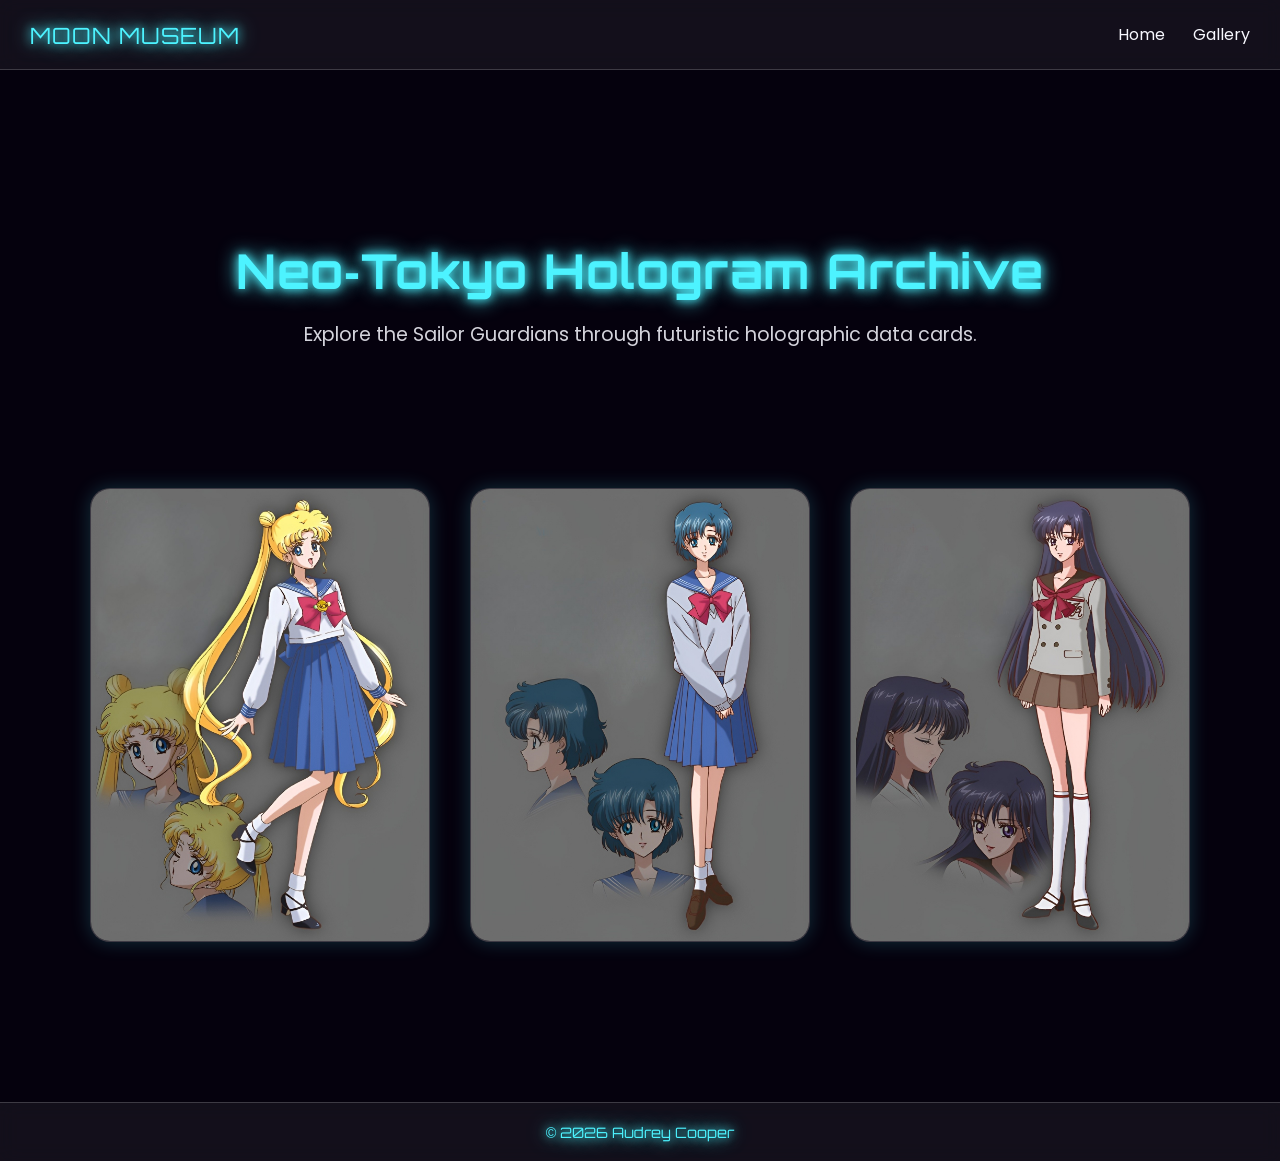
<file: index.html>
<!DOCTYPE html>
<html lang="en">
<head>
  <meta charset="UTF-8">
  <meta name="viewport" content="width=device-width, initial-scale=1.0">
  <title>Moon Museum — Neo‑Tokyo Hologram</title>

  <!-- CSS FILES -->
  <link rel="stylesheet" href="css/style.css">
  <link rel="stylesheet" href="css/nav.css">
</head>

<body>

  <!-- NAVIGATION -->
  <nav>
    <div class="nav-logo">MOON MUSEUM</div>

    <div class="menu-btn">
      <div></div><div></div><div></div>
    </div>

    <div class="nav-links">
      <a href="index.html">Home</a>
      <a href="gallery.html">Gallery</a>
    </div>
  </nav>

  <!-- HERO SECTION -->
  <main>
    <section class="hero">
      <h1>Neo‑Tokyo Hologram Archive</h1>
      <p>Explore the Sailor Guardians through futuristic holographic data cards.</p>
    </section>

    <!-- FEATURED CARDS -->
    <section class="cards-grid">

      <!-- USAGI -->
      <a href="player-usagi.html" class="card">
        <div class="card-inner">
          <div class="card-front">
            <img src="images/usagi-front.jpeg" alt="Usagi Tsukino">
          </div>
          <div class="card-back">
            <img src="images/usagi-back.jpeg" alt="Usagi Transformation">
            <div class="stats">
              Power: 95<br>
              Speed: 80<br>
              Magic: 100
            </div>
          </div>
        </div>
      </a>

      <!-- AMI -->
      <a href="player-ami.html" class="card">
        <div class="card-inner">
          <div class="card-front">
            <img src="images/ami-front.jpeg" alt="Ami Mizuno">
          </div>
          <div class="card-back">
            <img src="images/ami-back.jpeg" alt="Ami Transformation">
            <div class="stats">
              Power: 70<br>
              Speed: 85<br>
              Magic: 95
            </div>
          </div>
        </div>
      </a>

      <!-- REI -->
      <a href="player-rei.html" class="card">
        <div class="card-inner">
          <div class="card-front">
            <img src="images/rei-front.jpeg" alt="Rei Hino">
          </div>
          <div class="card-back">
            <img src="images/rei-back.jpeg" alt="Rei Transformation">
            <div class="stats">
              Power: 90<br>
              Speed: 75<br>
              Magic: 85
            </div>
          </div>
        </div>
      </a>

    </section>
  </main>

  <!-- JS -->
  <script src="js/nav.js"></script>

  <footer class="site-footer">
  © 2026 Audrey Cooper
</footer>


</body>
</html>
</file>
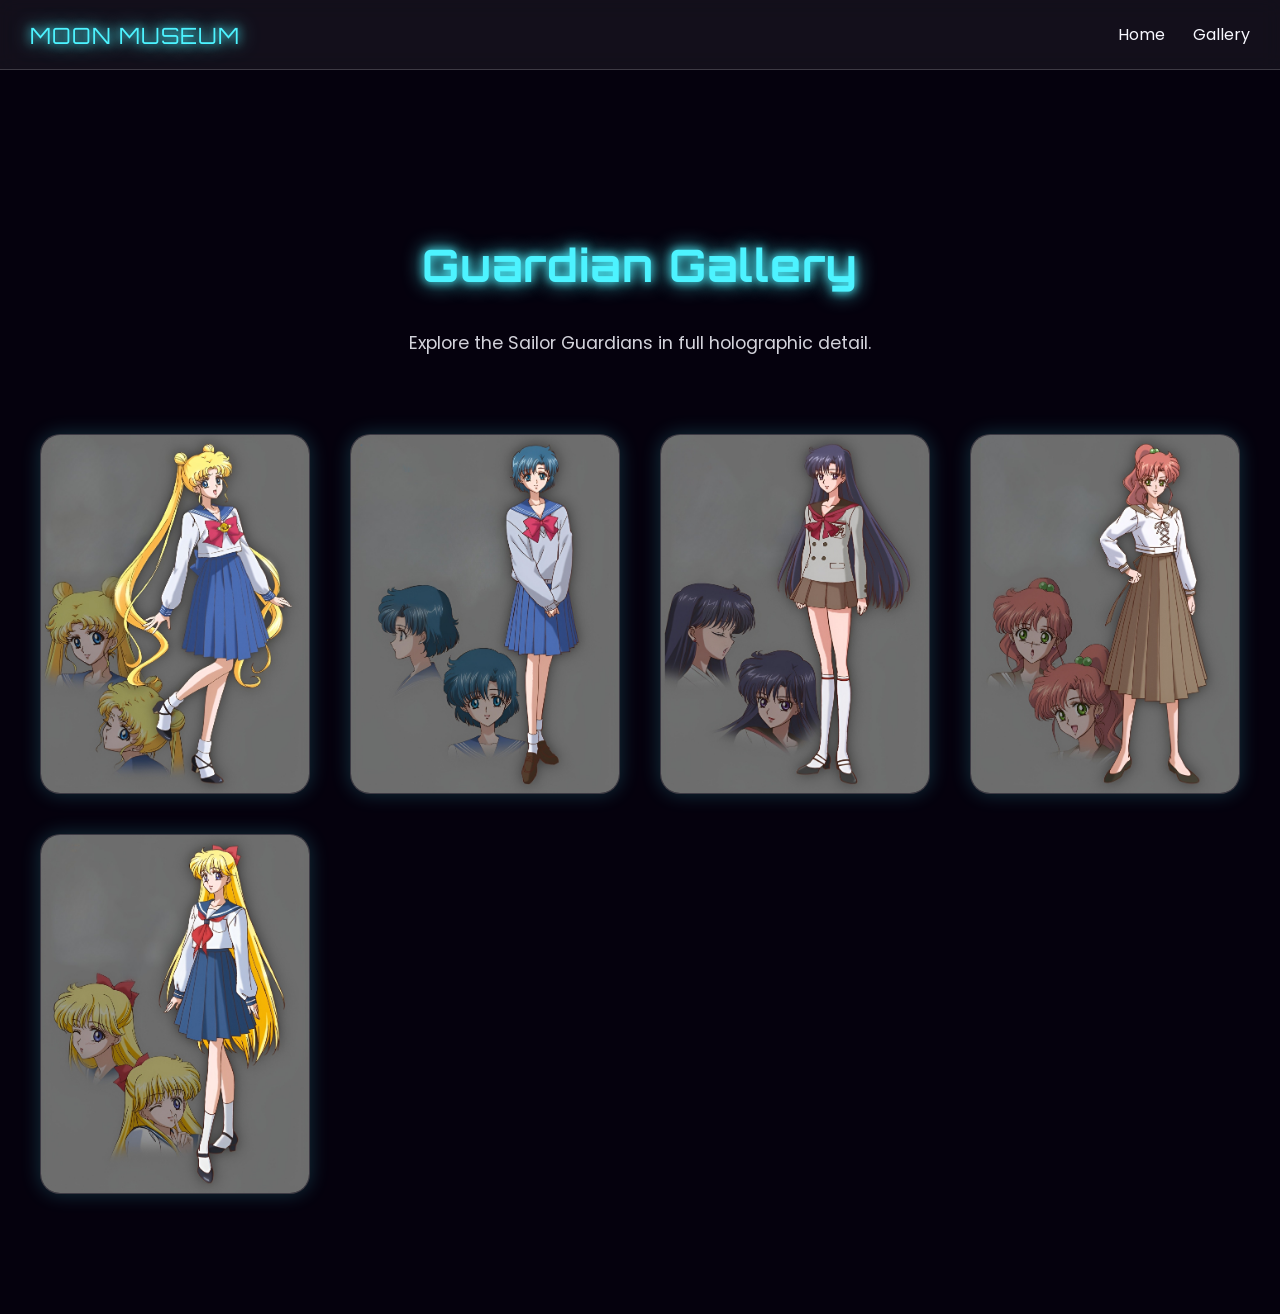
<file: gallery.html>
<!DOCTYPE html>
<html lang="en">
<head>
  <meta charset="UTF-8">
  <meta name="viewport" content="width=device-width, initial-scale=1.0">
  <title>Guardian Gallery — Neo‑Tokyo Hologram</title>

  <!-- CSS FILES -->
  <link rel="stylesheet" href="css/style.css">
  <link rel="stylesheet" href="css/nav.css">
  <link rel="stylesheet" href="css/gallery.css">
</head>

<body>

  <!-- NAVIGATION -->
  <nav>
    <div class="nav-logo">MOON MUSEUM</div>

    <div class="menu-btn">
      <div></div><div></div><div></div>
    </div>

    <div class="nav-links">
      <a href="index.html">Home</a>
      <a href="gallery.html">Gallery</a>
    </div>
  </nav>

  <main>

    <!-- HEADER -->
    <section class="gallery-header">
      <h1>Guardian Gallery</h1>
      <p>Explore the Sailor Guardians in full holographic detail.</p>
    </section>

    <!-- GALLERY GRID -->
    <section class="gallery-grid">

      <!-- USAGI -->
      <a href="player-usagi.html" class="card">
        <div class="card-inner">
          <div class="card-front">
            <img src="images/usagi-front.jpeg" alt="Usagi Tsukino">
          </div>
          <div class="card-back">
            <img src="images/usagi-back.jpeg" alt="Usagi Transformation">
            <div class="stats">
              Power: 95<br>
              Speed: 80<br>
              Magic: 100
            </div>
          </div>
        </div>
      </a>

      <!-- AMI -->
      <a href="player-ami.html" class="card">
        <div class="card-inner">
          <div class="card-front">
            <img src="images/ami-front.jpeg" alt="Ami Mizuno">
          </div>
          <div class="card-back">
            <img src="images/ami-back.jpeg" alt="Ami Transformation">
            <div class="stats">
              Power: 70<br>
              Speed: 85<br>
              Magic: 95
            </div>
          </div>
        </div>
      </a>

      <!-- REI -->
      <a href="player-rei.html" class="card">
        <div class="card-inner">
          <div class="card-front">
            <img src="images/rei-front.jpeg" alt="Rei Hino">
          </div>
          <div class="card-back">
            <img src="images/rei-back.jpeg" alt="Rei Transformation">
            <div class="stats">
              Power: 90<br>
              Speed: 75<br>
              Magic: 85
            </div>
          </div>
        </div>
      </a>

      <!-- MAKOTO -->
      <a href="player-makoto.html" class="card">
        <div class="card-inner">
          <div class="card-front">
            <img src="images/makoto-front.jpeg" alt="Makoto Kino">
          </div>
          <div class="card-back">
            <img src="images/makoto-back.jpeg" alt="Makoto Transformation">
            <div class="stats">
              Power: 100<br>
              Speed: 70<br>
              Magic: 80
            </div>
          </div>
        </div>
      </a>

      <!-- MINAKO -->
      <a href="player-minako.html" class="card">
        <div class="card-inner">
          <div class="card-front">
            <img src="images/minako-front.jpeg" alt="Minako Aino">
          </div>
          <div class="card-back">
            <img src="images/minako-back.jpeg" alt="Minako Transformation">
            <div class="stats">
              Power: 85<br>
              Speed: 90<br>
              Magic: 80
            </div>
          </div>
        </div>
      </a>

    </section>

  </main>

  <!-- JS -->
  <script src="js/nav.js"></script>

</body>
</html>
</file>
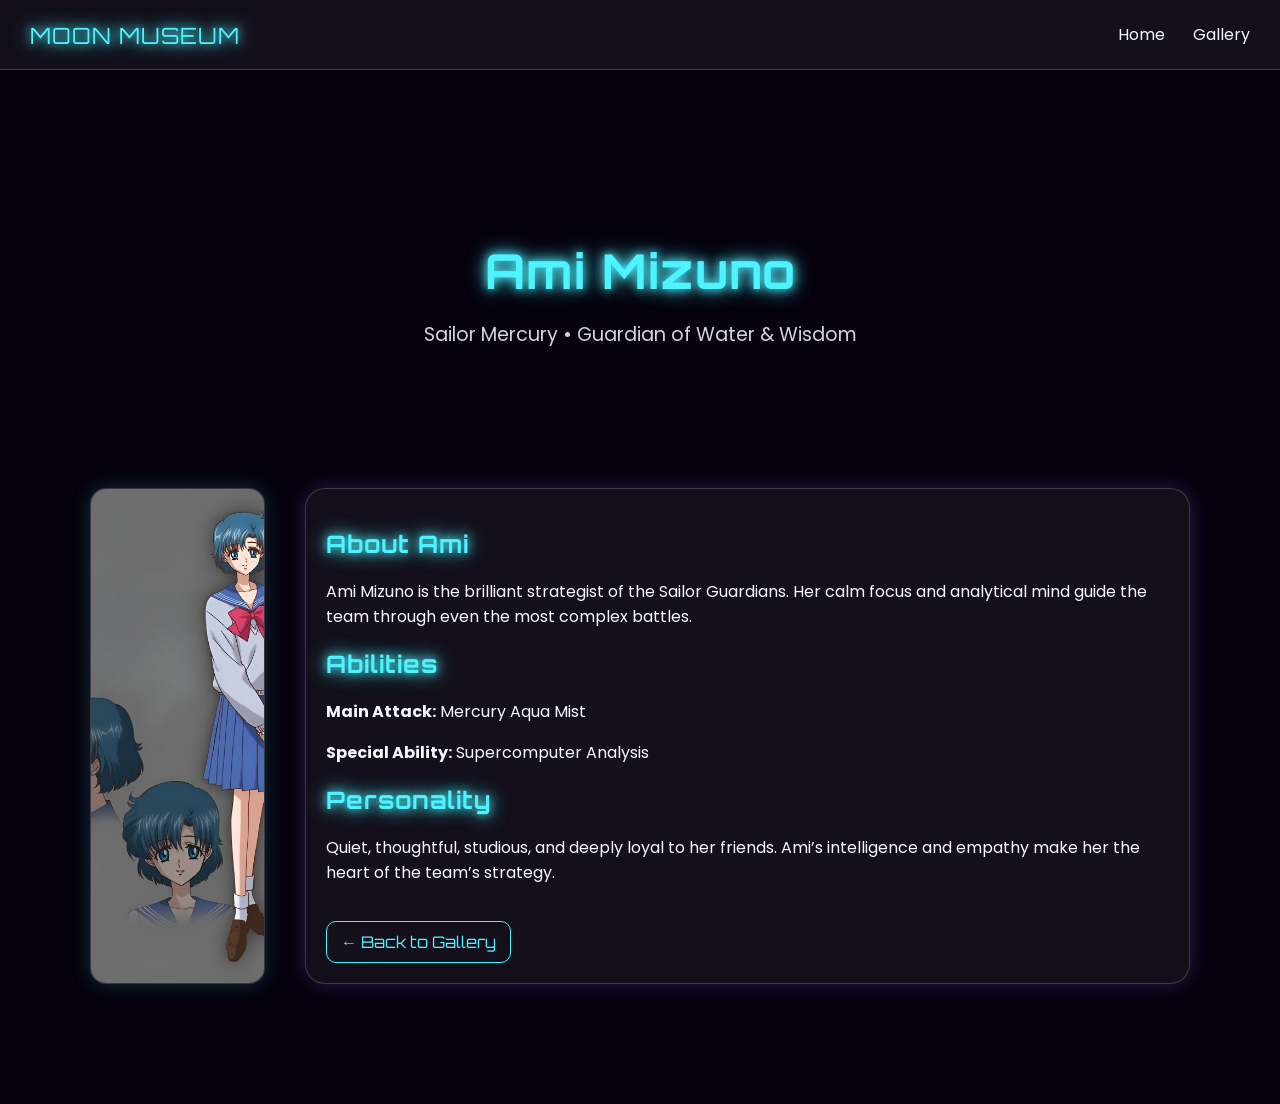
<file: player-ami.html>
<!DOCTYPE html>
<html lang="en">
<head>
  <meta charset="UTF-8">
  <meta-name="viewport" content="width=device-width, initial-scale=1.0">
  <title>Ami Mizuno — Neo‑Tokyo Hologram Profile</title>

  <!-- CSS FILES -->
  <link rel="stylesheet" href="css/style.css">
  <link rel="stylesheet" href="css/nav.css">
</head>

<body>

  <!-- NAVIGATION -->
  <nav>
    <div class="nav-logo">MOON MUSEUM</div>

    <div class="menu-btn">
      <div></div><div></div><div></div>
    </div>

    <div class="nav-links">
      <a href="index.html">Home</a>
      <a href="gallery.html">Gallery</a>
    </div>
  </nav>

  <main>

    <!-- PAGE HEADER -->
    <section class="hero">
      <h1>Ami Mizuno</h1>
      <p>Sailor Mercury • Guardian of Water & Wisdom</p>
    </section>

    <!-- PROFILE SECTION -->
    <section class="player-profile">

      <!-- HOLOGRAM CARD -->
      <div class="card">
        <div class="card-inner">

          <!-- FRONT -->
          <div class="card-front">
            <img src="images/ami-front.jpeg" alt="Ami Mizuno">
          </div>

          <!-- BACK -->
          <div class="card-back">
            <img src="images/ami-back.jpeg" alt="Ami Transformation">
            <div class="stats">
              Power: 70<br>
              Speed: 85<br>
              Magic: 95
            </div>
          </div>

        </div>
      </div>

      <!-- INFO PANEL -->
      <div class="player-info">
        <h2>About Ami</h2>
        <p>
          Ami Mizuno is the brilliant strategist of the Sailor Guardians.  
          Her calm focus and analytical mind guide the team through even the most complex battles.
        </p>

        <h2>Abilities</h2>
        <p><strong>Main Attack:</strong> Mercury Aqua Mist</p>
        <p><strong>Special Ability:</strong> Supercomputer Analysis</p>

        <h2>Personality</h2>
        <p>
          Quiet, thoughtful, studious, and deeply loyal to her friends.  
          Ami’s intelligence and empathy make her the heart of the team’s strategy.
        </p>

        <a class="back-btn" href="gallery.html">← Back to Gallery</a>
      </div>

    </section>

  </main>

  <!-- JS -->
  <script src="js/nav.js"></script>

</body>
</html>
</file>
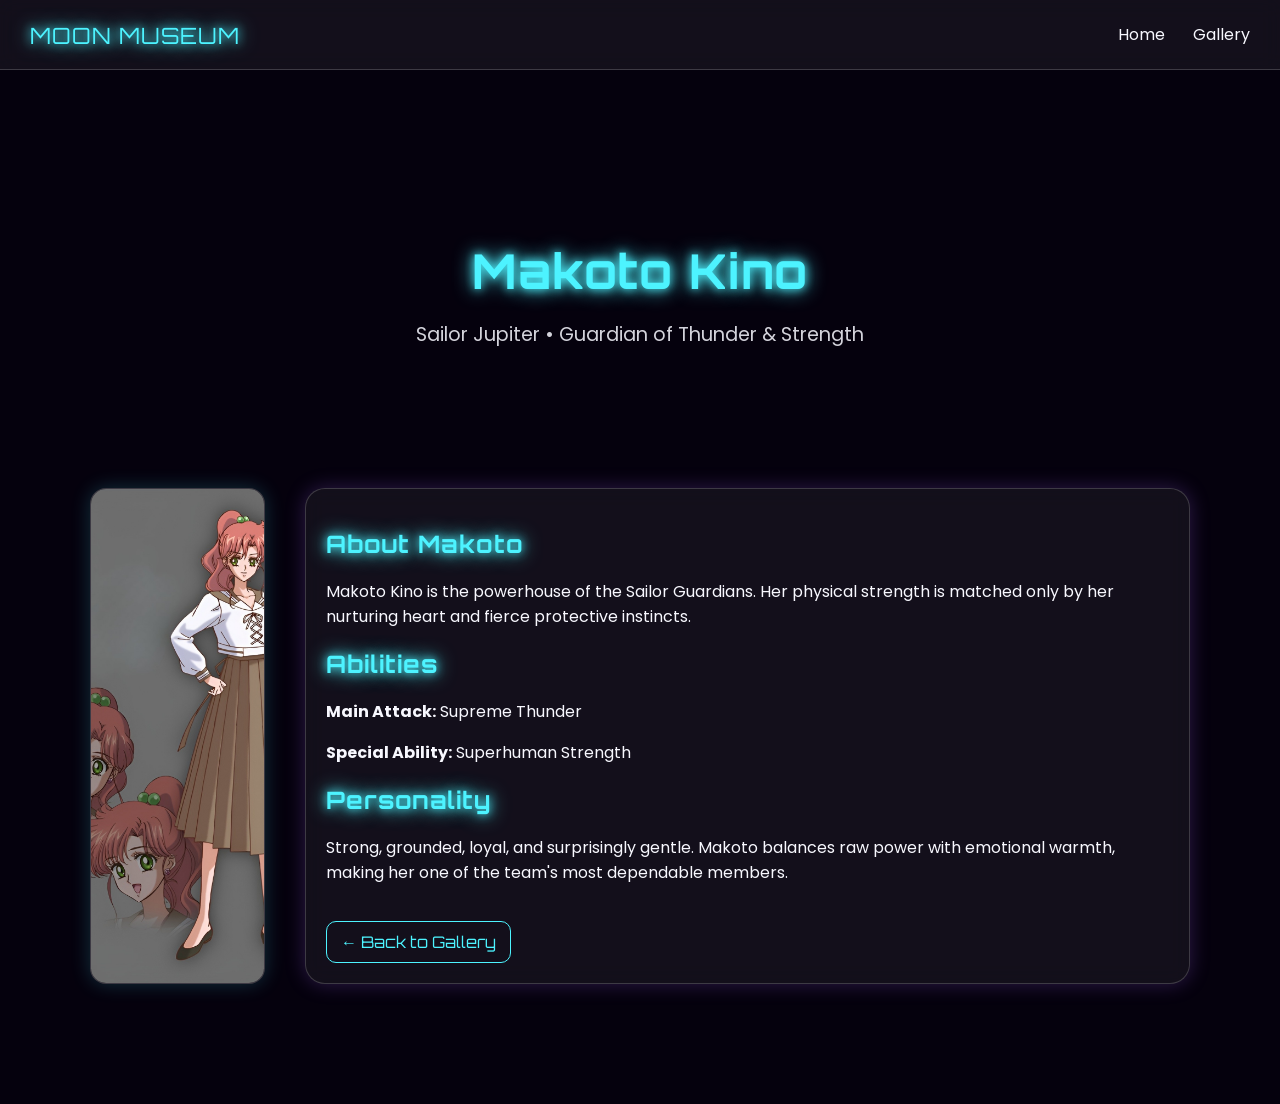
<file: player-makoto.html>
<!DOCTYPE html>
<html lang="en">
<head>
  <meta charset="UTF-8">
  <meta name="viewport" content="width=device-width, initial-scale=1.0">
  <title>Makoto Kino — Neo‑Tokyo Hologram Profile</title>

  <!-- CSS FILES -->
  <link rel="stylesheet" href="css/style.css">
  <link rel="stylesheet" href="css/nav.css">
</head>

<body>

  <!-- NAVIGATION -->
  <nav>
    <div class="nav-logo">MOON MUSEUM</div>

    <div class="menu-btn">
      <div></div><div></div><div></div>
    </div>

    <div class="nav-links">
      <a href="index.html">Home</a>
      <a href="gallery.html">Gallery</a>
    </div>
  </nav>

  <main>

    <!-- PAGE HEADER -->
    <section class="hero">
      <h1>Makoto Kino</h1>
      <p>Sailor Jupiter • Guardian of Thunder & Strength</p>
    </section>

    <!-- PROFILE SECTION -->
    <section class="player-profile">

      <!-- HOLOGRAM CARD -->
      <div class="card">
        <div class="card-inner">

          <!-- FRONT -->
          <div class="card-front">
            <img src="images/makoto-front.jpeg" alt="Makoto Kino">
          </div>

          <!-- BACK -->
          <div class="card-back">
            <img src="images/makoto-back.jpeg" alt="Makoto Transformation">
            <div class="stats">
              Power: 100<br>
              Speed: 70<br>
              Magic: 80
            </div>
          </div>

        </div>
      </div>

      <!-- INFO PANEL -->
      <div class="player-info">
        <h2>About Makoto</h2>
        <p>
          Makoto Kino is the powerhouse of the Sailor Guardians.  
          Her physical strength is matched only by her nurturing heart and fierce protective instincts.
        </p>

        <h2>Abilities</h2>
        <p><strong>Main Attack:</strong> Supreme Thunder</p>
        <p><strong>Special Ability:</strong> Superhuman Strength</p>

        <h2>Personality</h2>
        <p>
          Strong, grounded, loyal, and surprisingly gentle.  
          Makoto balances raw power with emotional warmth, making her one of the team's most dependable members.
        </p>

        <a class="back-btn" href="gallery.html">← Back to Gallery</a>
      </div>

    </section>

  </main>

  <!-- JS -->
  <script src="js/nav.js"></script>

</body>
</html>
</file>
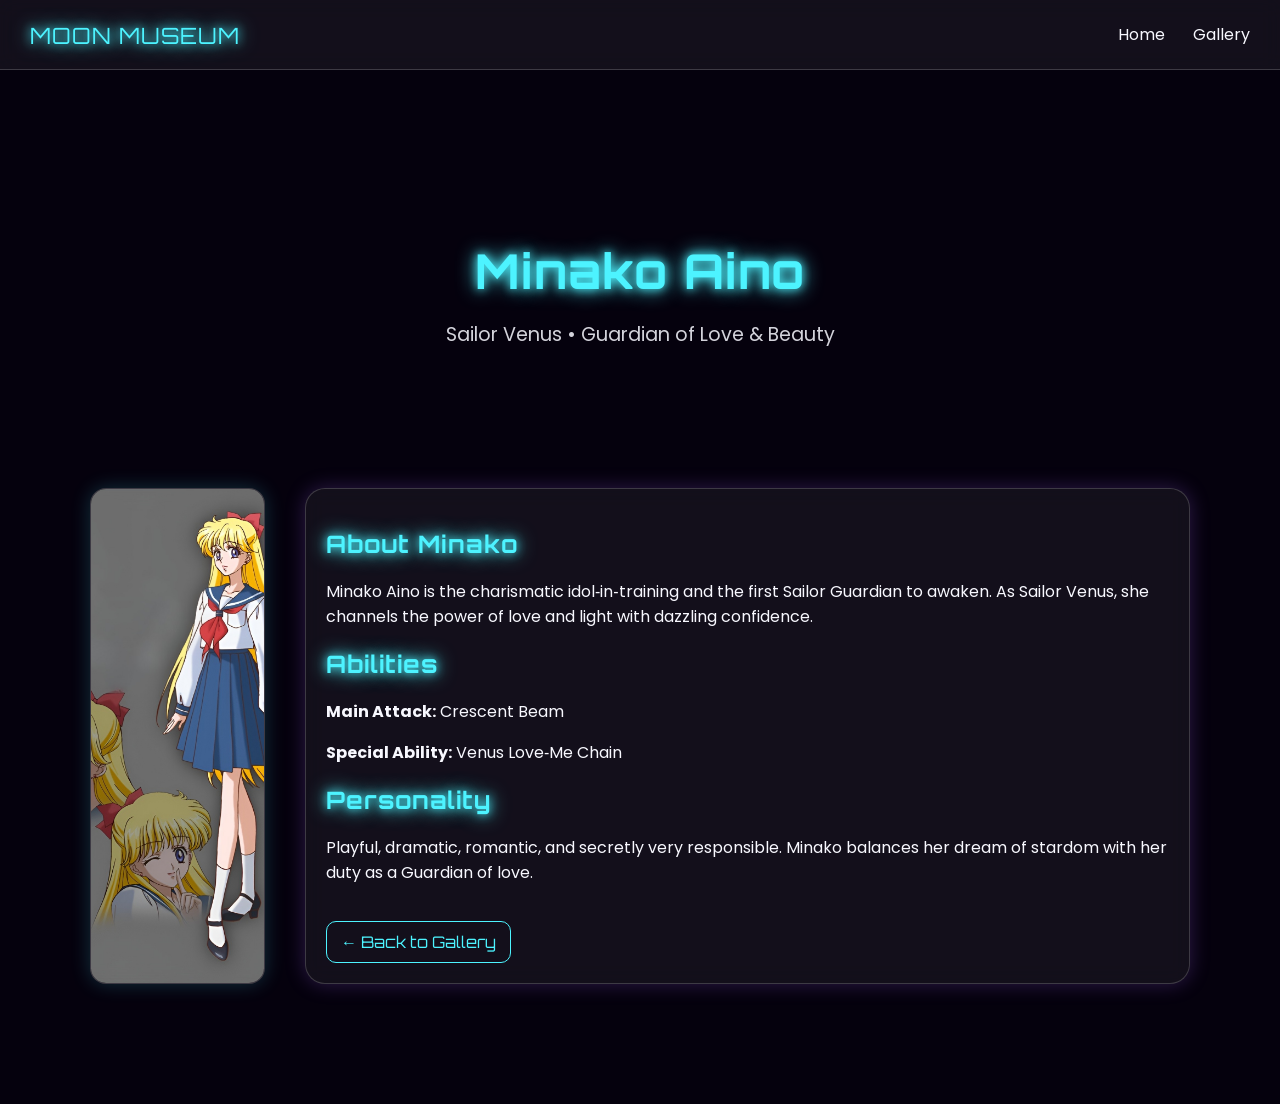
<file: player-minako.html>
<!DOCTYPE html>
<html lang="en">
<head>
  <meta charset="UTF-8">
  <meta name="viewport" content="width=device-width, initial-scale=1.0">
  <title>Minako Aino — Neo‑Tokyo Hologram Profile</title>

  <!-- CSS FILES -->
  <link rel="stylesheet" href="css/style.css">
  <link rel="stylesheet" href="css/nav.css">
</head>

<body>

  <!-- NAVIGATION -->
  <nav>
    <div class="nav-logo">MOON MUSEUM</div>

    <div class="menu-btn">
      <div></div><div></div><div></div>
    </div>

    <div class="nav-links">
      <a href="index.html">Home</a>
      <a href="gallery.html">Gallery</a>
    </div>
  </nav>

  <main>

    <!-- PAGE HEADER -->
    <section class="hero">
      <h1>Minako Aino</h1>
      <p>Sailor Venus • Guardian of Love & Beauty</p>
    </section>

    <!-- PROFILE SECTION -->
    <section class="player-profile">

      <!-- HOLOGRAM CARD -->
      <div class="card">
        <div class="card-inner">

          <!-- FRONT -->
          <div class="card-front">
            <img src="images/minako-front.jpeg" alt="Minako Aino">
          </div>

          <!-- BACK -->
          <div class="card-back">
            <img src="images/minako-back.jpeg" alt="Minako Transformation">
            <div class="stats">
              Power: 85<br>
              Speed: 90<br>
              Magic: 80
            </div>
          </div>

        </div>
      </div>

      <!-- INFO PANEL -->
      <div class="player-info">
        <h2>About Minako</h2>
        <p>
          Minako Aino is the charismatic idol‑in‑training and the first Sailor Guardian to awaken.  
          As Sailor Venus, she channels the power of love and light with dazzling confidence.
        </p>

        <h2>Abilities</h2>
        <p><strong>Main Attack:</strong> Crescent Beam</p>
        <p><strong>Special Ability:</strong> Venus Love‑Me Chain</p>

        <h2>Personality</h2>
        <p>
          Playful, dramatic, romantic, and secretly very responsible.  
          Minako balances her dream of stardom with her duty as a Guardian of love.
        </p>

        <a class="back-btn" href="gallery.html">← Back to Gallery</a>
      </div>

    </section>

  </main>

  <!-- JS -->
  <script src="js/nav.js"></script>

</body>
</html>
</file>
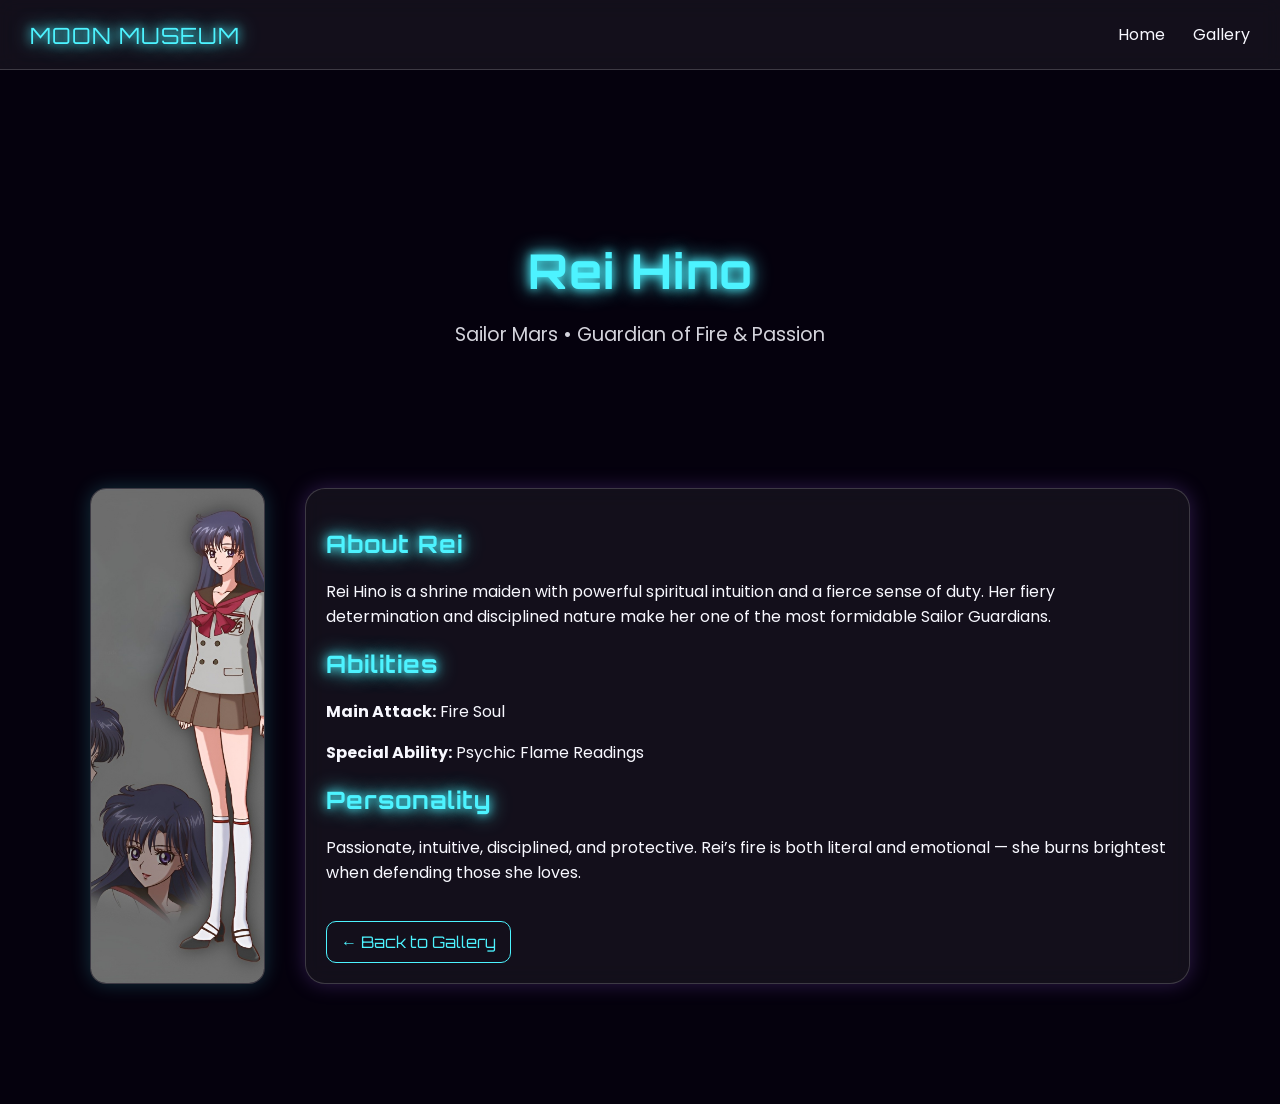
<file: player-rei.html>
<!DOCTYPE html>
<html lang="en">
<head>
  <meta charset="UTF-8">
  <meta name="viewport" content="width=device-width, initial-scale=1.0">
  <title>Rei Hino — Neo‑Tokyo Hologram Profile</title>

  <!-- CSS FILES -->
  <link rel="stylesheet" href="css/style.css">
  <link rel="stylesheet" href="css/nav.css">
</head>

<body>

  <!-- NAVIGATION -->
  <nav>
    <div class="nav-logo">MOON MUSEUM</div>

    <div class="menu-btn">
      <div></div><div></div><div></div>
    </div>

    <div class="nav-links">
      <a href="index.html">Home</a>
      <a href="gallery.html">Gallery</a>
    </div>
  </nav>

  <main>

    <!-- PAGE HEADER -->
    <section class="hero">
      <h1>Rei Hino</h1>
      <p>Sailor Mars • Guardian of Fire & Passion</p>
    </section>

    <!-- PROFILE SECTION -->
    <section class="player-profile">

      <!-- HOLOGRAM CARD -->
      <div class="card">
        <div class="card-inner">

          <!-- FRONT -->
          <div class="card-front">
            <img src="images/rei-front.jpeg" alt="Rei Hino">
          </div>

          <!-- BACK -->
          <div class="card-back">
            <img src="images/rei-back.jpeg" alt="Rei Transformation">
            <div class="stats">
              Power: 90<br>
              Speed: 75<br>
              Magic: 85
            </div>
          </div>

        </div>
      </div>

      <!-- INFO PANEL -->
      <div class="player-info">
        <h2>About Rei</h2>
        <p>
          Rei Hino is a shrine maiden with powerful spiritual intuition and a fierce sense of duty.  
          Her fiery determination and disciplined nature make her one of the most formidable Sailor Guardians.
        </p>

        <h2>Abilities</h2>
        <p><strong>Main Attack:</strong> Fire Soul</p>
        <p><strong>Special Ability:</strong> Psychic Flame Readings</p>

        <h2>Personality</h2>
        <p>
          Passionate, intuitive, disciplined, and protective.  
          Rei’s fire is both literal and emotional — she burns brightest when defending those she loves.
        </p>

        <a class="back-btn" href="gallery.html">← Back to Gallery</a>
      </div>

    </section>

  </main>

  <!-- JS -->
  <script src="js/nav.js"></script>

</body>
</html>
</file>
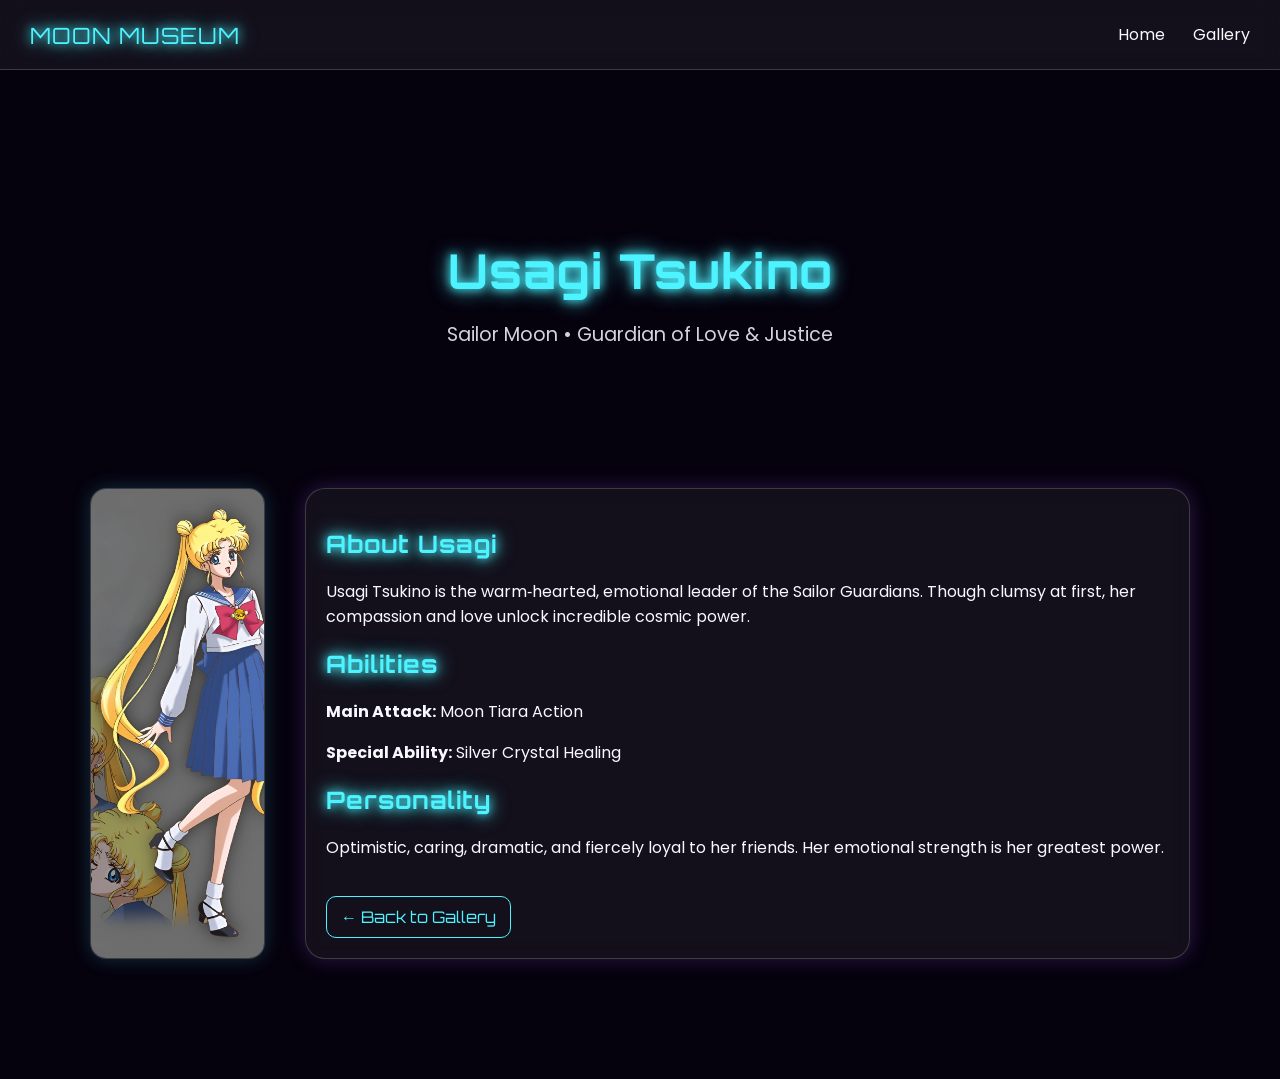
<file: player-usagi.html>
<!DOCTYPE html>
<html lang="en">
<head>
  <meta charset="UTF-8">
  <meta name="viewport" content="width=device-width, initial-scale=1.0">
  <title>Usagi Tsukino — Neo‑Tokyo Hologram Profile</title>

  <!-- CSS FILES -->
  <link rel="stylesheet" href="css/style.css">
  <link rel="stylesheet" href="css/nav.css">
</head>

<body>

  <!-- NAVIGATION -->
  <nav>
    <div class="nav-logo">MOON MUSEUM</div>

    <div class="menu-btn">
      <div></div><div></div><div></div>
    </div>

    <div class="nav-links">
      <a href="index.html">Home</a>
      <a href="gallery.html">Gallery</a>
    </div>
  </nav>

  <main>

    <!-- PAGE HEADER -->
    <section class="hero">
      <h1>Usagi Tsukino</h1>
      <p>Sailor Moon • Guardian of Love & Justice</p>
    </section>

    <!-- PROFILE SECTION -->
    <section class="player-profile">

      <!-- HOLOGRAM CARD -->
      <div class="card">
        <div class="card-inner">

          <!-- FRONT -->
          <div class="card-front">
            <img src="images/usagi-front.jpeg" alt="Usagi Tsukino">
          </div>

          <!-- BACK -->
          <div class="card-back">
            <img src="images/usagi-back.jpeg" alt="Usagi Transformation">
            <div class="stats">
              Power: 95<br>
              Speed: 80<br>
              Magic: 100
            </div>
          </div>

        </div>
      </div>

      <!-- INFO PANEL -->
      <div class="player-info">
        <h2>About Usagi</h2>
        <p>
          Usagi Tsukino is the warm‑hearted, emotional leader of the Sailor Guardians.  
          Though clumsy at first, her compassion and love unlock incredible cosmic power.
        </p>

        <h2>Abilities</h2>
        <p><strong>Main Attack:</strong> Moon Tiara Action</p>
        <p><strong>Special Ability:</strong> Silver Crystal Healing</p>

        <h2>Personality</h2>
        <p>
          Optimistic, caring, dramatic, and fiercely loyal to her friends.  
          Her emotional strength is her greatest power.
        </p>

        <a class="back-btn" href="gallery.html">← Back to Gallery</a>
      </div>

    </section>

  </main>

  <!-- JS -->
  <script src="js/nav.js"></script>

</body>
</html>
</file>
<file: css/style.css>
/* ---------------------------------------------------------
   NEO‑TOKYO HOLOGRAM THEME — GLOBAL STYLES
   Palette: Purple (#a66bff) + Cyan (#4df3ff)
   Background: Holographic Grid
   Card Style: Neon Glass Panel + Full 3D Flip
--------------------------------------------------------- */

/* GOOGLE FONTS */
@import url('https://fonts.googleapis.com/css2?family=Orbitron:wght@400;600&family=Poppins:wght@300;400;600&display=swap');

/* ROOT VARIABLES */
:root {
  --bg-dark: #05010d;
  --grid-line: rgba(77, 243, 255, 0.15);
  --cyan: #4df3ff;
  --purple: #a66bff;
  --white: #f8f8ff;

  --glass-bg: rgba(255, 255, 255, 0.06);
  --glass-border: rgba(255, 255, 255, 0.18);

  --glow-cyan: 0 0 12px #4df3ff, 0 0 24px #4df3ff;
  --glow-purple: 0 0 12px #a66bff, 0 0 24px #a66bff;
}

/* GLOBAL RESET */
html, body {
  margin: 0;
  padding: 0;
  background: var(--bg-dark);
  color: var(--white);
  font-family: "Poppins", sans-serif;
  overflow-x: hidden;
}

/* HOLOGRAPHIC GRID BACKGROUND */
body::before {
  content: "";
  position: fixed;
  inset: 0;
  background:
    linear-gradient(to bottom, transparent 0%, rgba(166,107,255,0.08) 100%),
    repeating-linear-gradient(
      to right,
      var(--grid-line) 0px,
      var(--grid-line) 1px,
      transparent 1px,
      transparent 80px
    ),
    repeating-linear-gradient(
      to bottom,
      var(--grid-line) 0px,
      var(--grid-line) 1px,
      transparent 1px,
      transparent 80px
    );
  z-index: -10;
}

/* HEADINGS */
h1, h2, h3 {
  font-family: "Orbitron", sans-serif;
  letter-spacing: 1px;
  text-shadow: var(--glow-purple);
}

/* NAV SPACING FIX */
main {
  padding-top: 80px;
}

/* ---------------------------------------------------------
   HERO SECTION
--------------------------------------------------------- */
.hero {
  text-align: center;
  padding: 120px 20px 80px;
}

.hero h1 {
  font-size: 3rem;
  margin-bottom: 10px;
  color: var(--cyan);
  text-shadow: var(--glow-cyan);
}

.hero p {
  font-size: 1.2rem;
  opacity: 0.85;
}

/* ---------------------------------------------------------
   FEATURED CARDS GRID
--------------------------------------------------------- */
.cards-grid {
  max-width: 1100px;
  margin: 0 auto;
  padding: 40px 20px 100px;
  display: grid;
  grid-template-columns: repeat(auto-fit, minmax(240px, 1fr));
  gap: 40px;
}

/* ---------------------------------------------------------
   CARD — NEON GLASS PANEL + 3D FLIP
--------------------------------------------------------- */
.card {
  width: 100%;
  aspect-ratio: 3 / 4;
  perspective: 1400px;
  position: relative;
}

.card-inner {
  width: 100%;
  height: 100%;
  transition: transform 0.9s ease;
  transform-style: preserve-3d;
  border-radius: 20px;
}

.card:hover .card-inner {
  transform: rotateY(180deg);
}

/* FRONT + BACK */
.card-front,
.card-back {
  position: absolute;
  inset: 0;
  border-radius: 20px;
  overflow: hidden;
  backface-visibility: hidden;
  -webkit-backface-visibility: hidden;

  background: var(--glass-bg);
  border: 1px solid var(--glass-border);
  box-shadow: 0 0 20px rgba(77,243,255,0.2);
}

/* FRONT IMAGE */
.card-front img {
  width: 100%;
  height: 100%;
  object-fit: cover;
}

/* BACK FACE */
.card-back {
  transform: rotateY(180deg);
  position: relative;
}

.card-back img {
  width: 100%;
  height: 100%;
  object-fit: cover;
  filter: brightness(0.85);
}

/* STATS ON BACK */
.stats {
  position: absolute;
  bottom: 12px;
  left: 12px;
  padding: 10px 14px;
  background: rgba(0,0,0,0.45);
  border: 1px solid var(--cyan);
  border-radius: 10px;
  font-family: "Orbitron", sans-serif;
  font-size: 0.9rem;
  text-shadow: var(--glow-cyan);
  backdrop-filter: blur(6px);
}

/* ---------------------------------------------------------
   PLAYER PROFILE PAGE
--------------------------------------------------------- */
.player-profile {
  max-width: 1100px;
  margin: 0 auto;
  padding: 40px 20px 120px;
  display: flex;
  gap: 40px;
  flex-wrap: wrap;
  justify-content: center;
}

.player-info {
  flex: 1 1 320px;
  background: var(--glass-bg);
  border: 1px solid var(--glass-border);
  padding: 20px;
  border-radius: 20px;
  backdrop-filter: blur(10px);
  box-shadow: 0 0 20px rgba(166,107,255,0.25);
}

.player-info h2 {
  color: var(--cyan);
  text-shadow: var(--glow-cyan);
}

.back-btn {
  display: inline-block;
  margin-top: 20px;
  padding: 10px 14px;
  border: 1px solid var(--cyan);
  border-radius: 10px;
  color: var(--cyan);
  text-decoration: none;
  font-family: "Orbitron", sans-serif;
  transition: 0.3s ease;
}

.back-btn:hover {
  background: var(--cyan);
  color: var(--bg-dark);
}

/* ---------------------------------------------------------
   RESPONSIVE
--------------------------------------------------------- */
@media (max-width: 700px) {
  .hero h1 {
    font-size: 2.2rem;
  }
}

/* ---------------------------------------------------------
   PLAYER PAGE — SMALLER CARD SIZE
--------------------------------------------------------- */

.player-profile .card {
  width: 175px;        /* smaller width */
  aspect-ratio: 3 / 4; /* keeps perfect card shape */
}

.player-profile .card-inner {
  border-radius: 16px;
}

.player-profile .card-front,
.player-profile .card-back {
  border-radius: 16px;
}

/* ---------------------------------------------------------
   FOOTER — NEO‑TOKYO HOLOGRAM
--------------------------------------------------------- */

.site-footer {
  text-align: center;
  padding: 20px 0;
  margin-top: 60px;

  font-family: "Orbitron", sans-serif;
  font-size: 0.9rem;
  color: var(--cyan);

  background: var(--glass-bg);
  border-top: 1px solid var(--glass-border);
  backdrop-filter: blur(10px);

  text-shadow: var(--glow-cyan);
}
</file>
<file: css/nav.css>
/* ---------------------------------------------------------
   NEO‑TOKYO HOLOGRAM NAVIGATION BAR
   Palette: Purple (#a66bff) + Cyan (#4df3ff)
   Style: Neon Glass Panel + Futuristic Glow
--------------------------------------------------------- */

:root {
  --bg-dark: #05010d;
  --cyan: #4df3ff;
  --purple: #a66bff;
  --white: #f8f8ff;

  --glass-bg: rgba(255, 255, 255, 0.06);
  --glass-border: rgba(255, 255, 255, 0.18);

  --glow-cyan: 0 0 10px #4df3ff, 0 0 20px #4df3ff;
  --glow-purple: 0 0 10px #a66bff, 0 0 20px #a66bff;
}

/* NAV CONTAINER */
nav {
  position: fixed;
  top: 0;
  width: 100%;
  height: 70px;

  display: flex;
  justify-content: space-between;
  align-items: center;

  padding: 0 30px;
  box-sizing: border-box;

  background: var(--glass-bg);
  border-bottom: 1px solid var(--glass-border);
  backdrop-filter: blur(10px);

  z-index: 999;
}

/* LOGO */
.nav-logo {
  font-family: "Orbitron", sans-serif;
  font-size: 1.4rem;
  color: var(--cyan);
  text-shadow: var(--glow-cyan);
  letter-spacing: 1px;
}

/* NAV LINKS */
.nav-links {
  display: flex;
  gap: 28px;
}

.nav-links a {
  font-family: "Poppins", sans-serif;
  font-size: 1rem;
  color: var(--white);
  text-decoration: none;
  position: relative;
  transition: 0.3s ease;
}

/* HOVER GLOW */
.nav-links a:hover {
  color: var(--cyan);
  text-shadow: var(--glow-cyan);
}

/* UNDERLINE EFFECT */
.nav-links a::after {
  content: "";
  position: absolute;
  left: 0;
  bottom: -6px;
  width: 0%;
  height: 2px;
  background: var(--cyan);
  box-shadow: var(--glow-cyan);
  transition: width 0.3s ease;
}

.nav-links a:hover::after {
  width: 100%;
}

/* ---------------------------------------------------------
   MOBILE MENU
--------------------------------------------------------- */

.menu-btn {
  display: none;
  flex-direction: column;
  gap: 6px;
  cursor: pointer;
}

.menu-btn div {
  width: 28px;
  height: 3px;
  background: var(--cyan);
  border-radius: 4px;
  box-shadow: var(--glow-cyan);
}

/* MOBILE DROPDOWN */
@media (max-width: 800px) {
  .nav-links {
    position: fixed;
    top: 70px;
    right: -100%;
    width: 60%;
    height: calc(100vh - 70px);

    background: var(--glass-bg);
    border-left: 1px solid var(--glass-border);
    backdrop-filter: blur(12px);

    flex-direction: column;
    padding: 40px 20px;
    gap: 24px;

    transition: right 0.4s ease;
  }

  .nav-links.open {
    right: 0;
  }

  .menu-btn {
    display: flex;
  }
}
</file>
<file: css/gallery.css>
/* ---------------------------------------------------------
   NEO‑TOKYO HOLOGRAM — GALLERY PAGE
   Palette: Purple (#a66bff) + Cyan (#4df3ff)
   Style: Neon Glass Panels + Hologram Glow
--------------------------------------------------------- */

:root {
  --bg-dark: #05010d;
  --cyan: #4df3ff;
  --purple: #a66bff;
  --white: #f8f8ff;

  --glass-bg: rgba(255, 255, 255, 0.06);
  --glass-border: rgba(255, 255, 255, 0.18);

  --glow-cyan: 0 0 10px #4df3ff, 0 0 20px #4df3ff;
  --glow-purple: 0 0 10px #a66bff, 0 0 20px #a66bff;
}

/* PAGE HEADER */
.gallery-header {
  text-align: center;
  padding: 120px 20px 40px;
}

.gallery-header h1 {
  font-family: "Orbitron", sans-serif;
  font-size: 2.8rem;
  color: var(--cyan);
  text-shadow: var(--glow-cyan);
}

.gallery-header p {
  font-size: 1.1rem;
  opacity: 0.85;
}

/* ---------------------------------------------------------
   GALLERY GRID
--------------------------------------------------------- */
.gallery-grid {
  max-width: 1200px;
  margin: 0 auto;
  padding: 20px 20px 120px;

  display: grid;
  grid-template-columns: repeat(auto-fit, minmax(240px, 1fr));
  gap: 40px;
}

/* ---------------------------------------------------------
   CARD — SAME AS style.css BUT WITH EXTRA HOVER GLOW
--------------------------------------------------------- */
.card {
  width: 100%;
  aspect-ratio: 3 / 4;
  perspective: 1400px;
  position: relative;
  transition: 0.3s ease;
}

.card:hover {
  transform: translateY(-6px);
  filter: drop-shadow(0 0 12px rgba(77,243,255,0.4));
}

.card-inner {
  width: 100%;
  height: 100%;
  transition: transform 0.9s ease;
  transform-style: preserve-3d;
  border-radius: 20px;
}

.card:hover .card-inner {
  transform: rotateY(180deg);
}

/* FRONT + BACK */
.card-front,
.card-back {
  position: absolute;
  inset: 0;
  border-radius: 20px;
  overflow: hidden;
  backface-visibility: hidden;
  -webkit-backface-visibility: hidden;

  background: var(--glass-bg);
  border: 1px solid var(--glass-border);
  box-shadow: 0 0 20px rgba(77,243,255,0.2);
}

/* FRONT IMAGE */
.card-front img {
  width: 100%;
  height: 100%;
  object-fit: cover;
}

/* BACK FACE */
.card-back {
  transform: rotateY(180deg);
  position: relative;
}

.card-back img {
  width: 100%;
  height: 100%;
  object-fit: cover;
  filter: brightness(0.85);
}

/* STATS */
.stats {
  position: absolute;
  bottom: 12px;
  left: 12px;
  padding: 10px 14px;
  background: rgba(0,0,0,0.45);
  border: 1px solid var(--cyan);
  border-radius: 10px;
  font-family: "Orbitron", sans-serif;
  font-size: 0.9rem;
  text-shadow: var(--glow-cyan);
  backdrop-filter: blur(6px);
}

/* ---------------------------------------------------------
   RESPONSIVE
--------------------------------------------------------- */
@media (max-width: 700px) {
  .gallery-header h1 {
    font-size: 2.2rem;
  }
}
</file>
